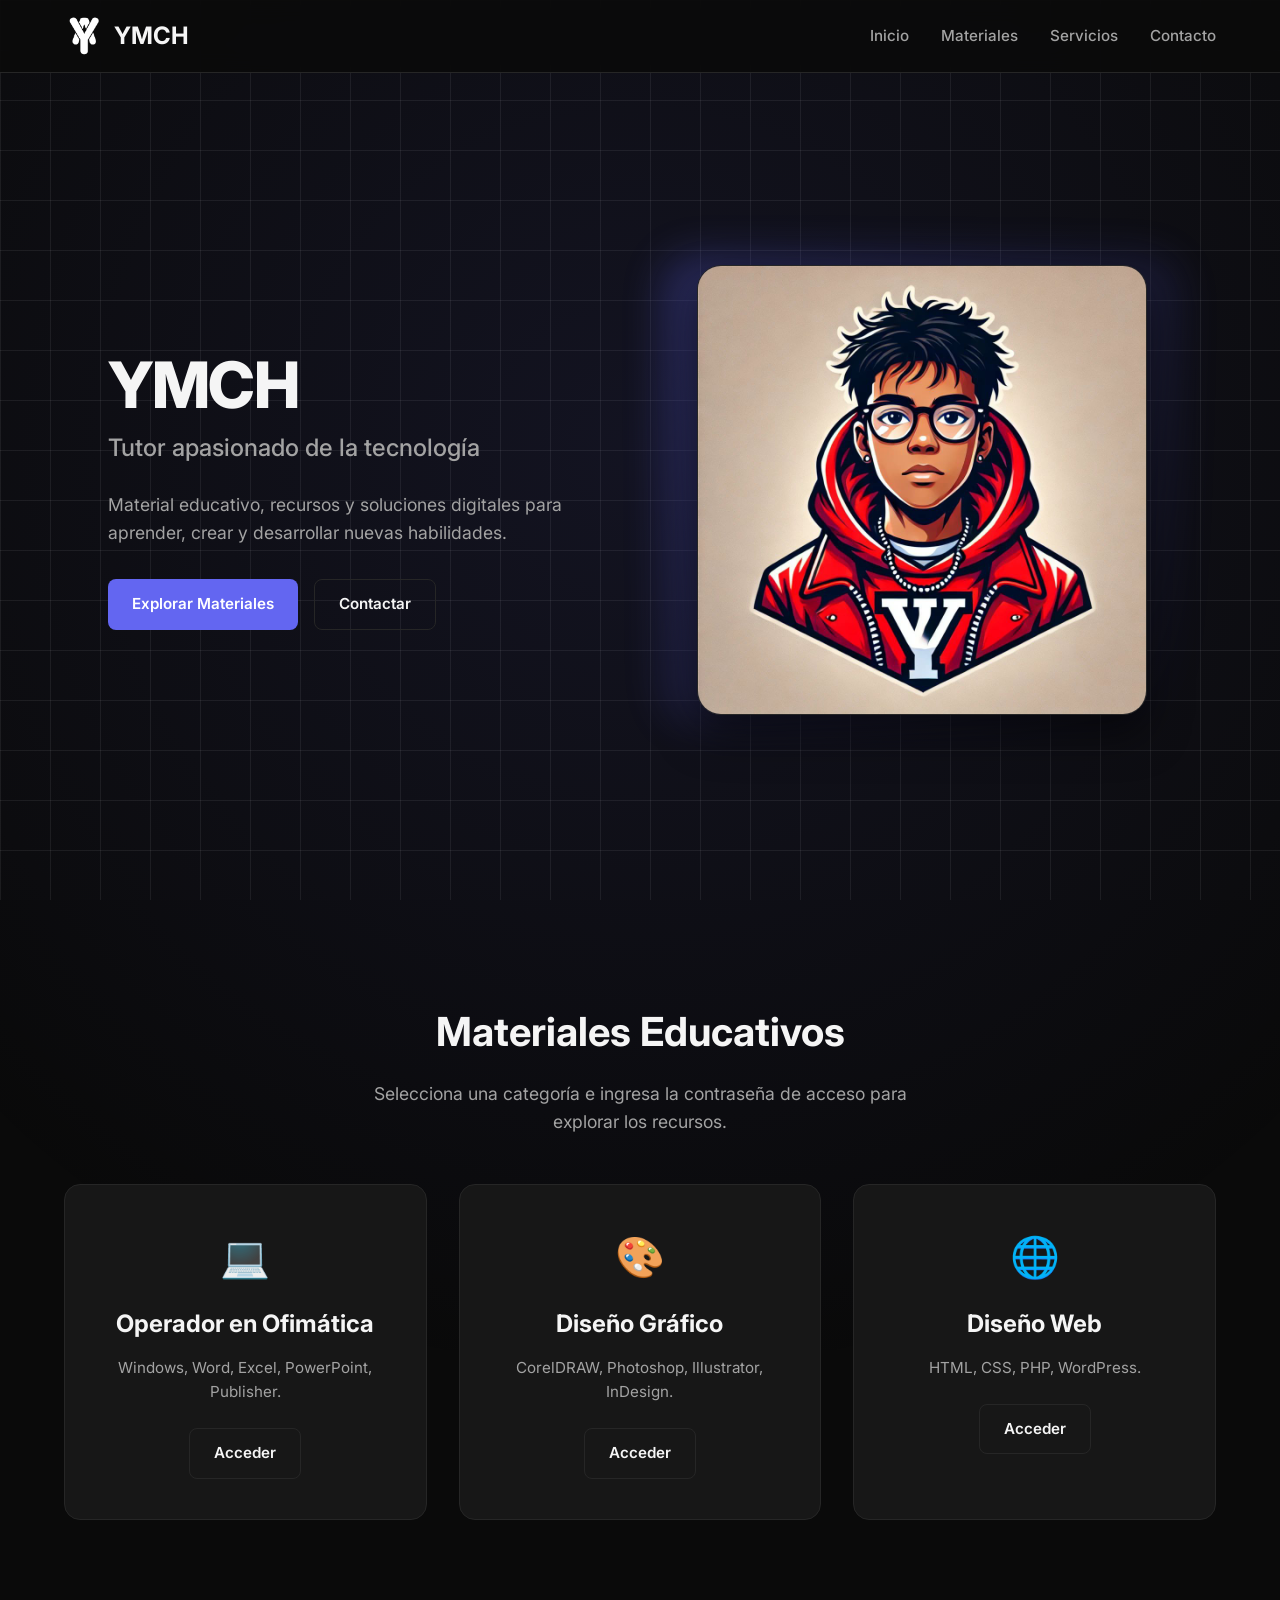
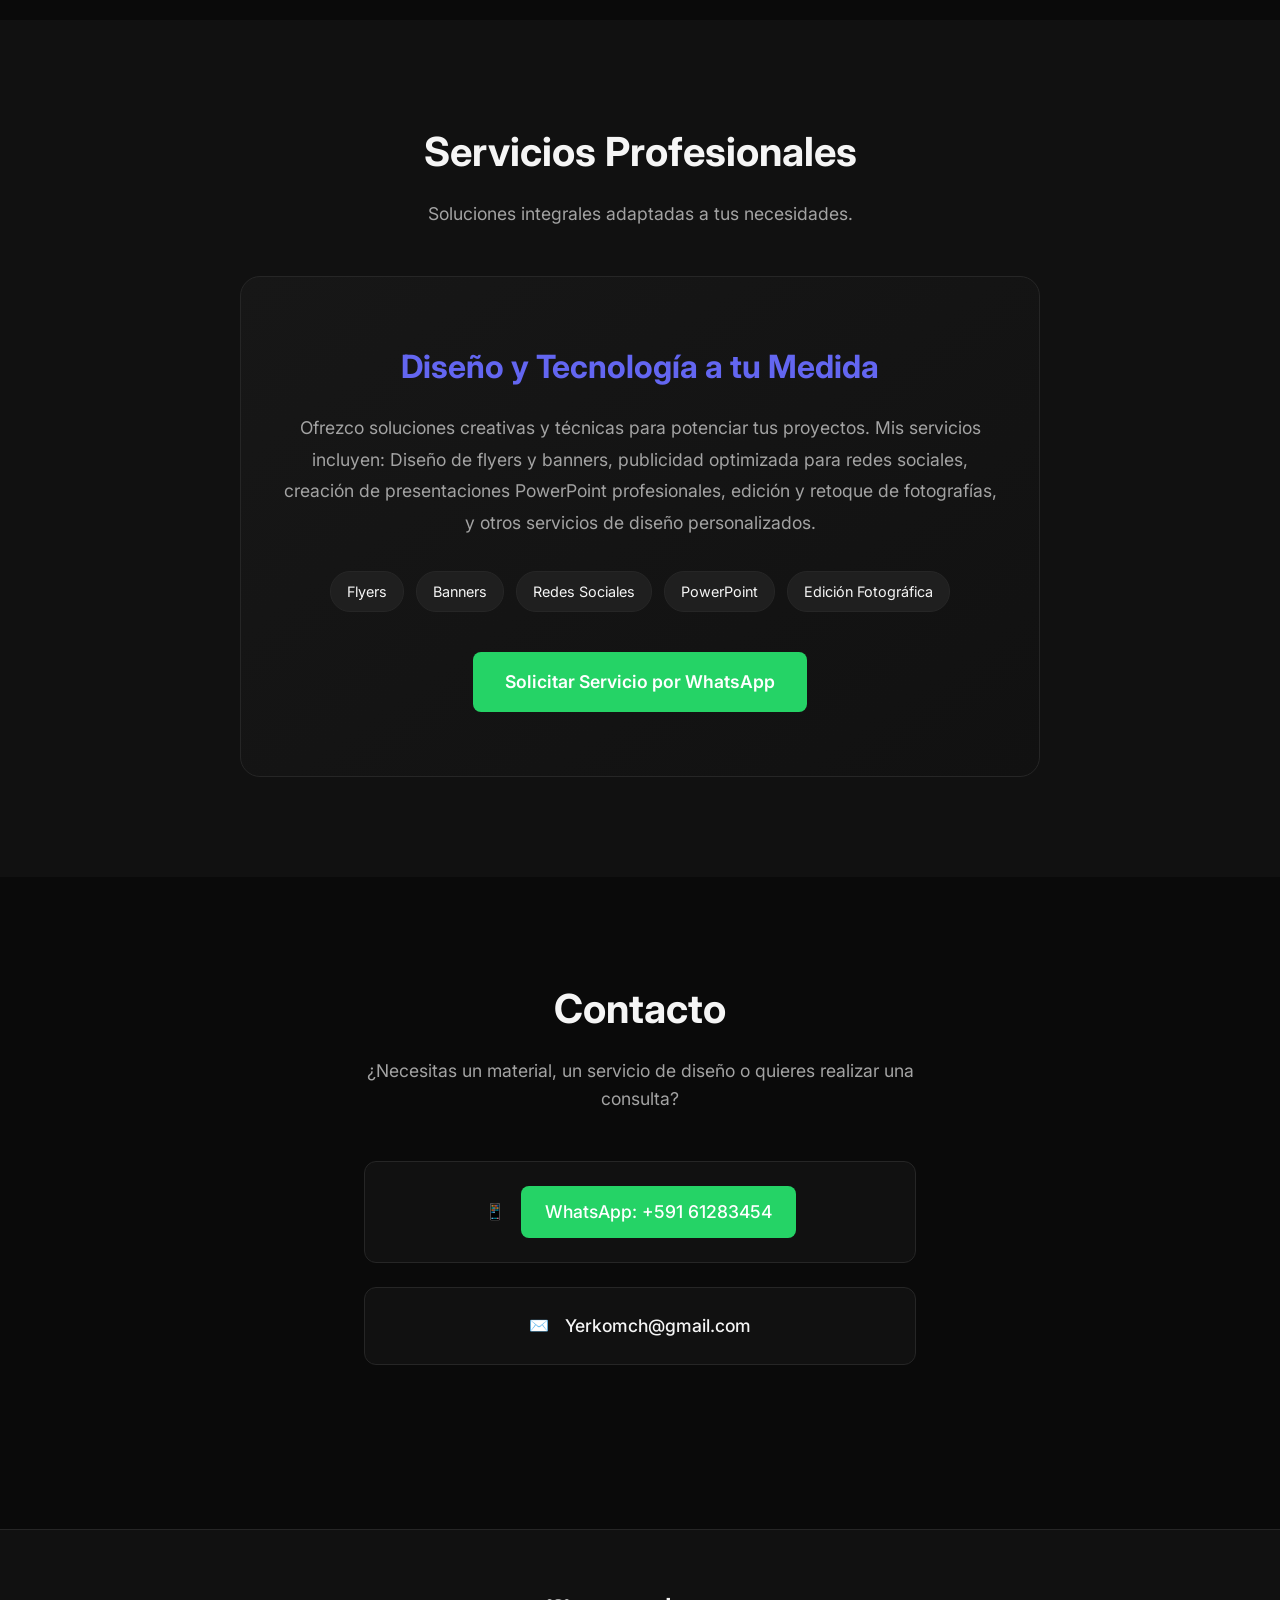
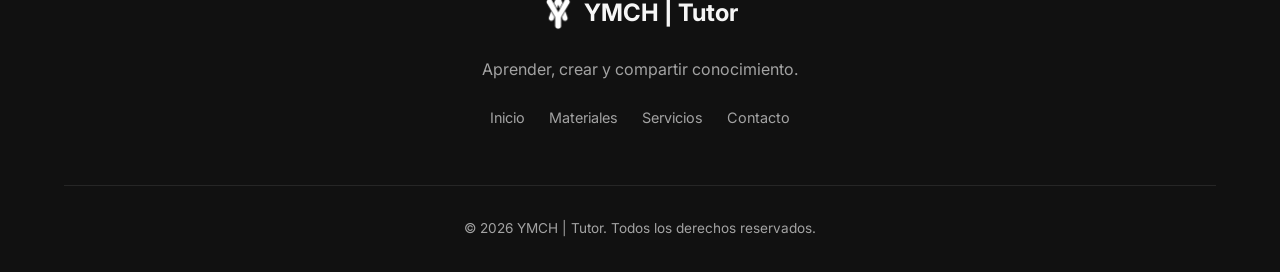
<file: index.html>
<!DOCTYPE html>
<html lang="es">
<head>
    <meta charset="UTF-8">
    <meta name="viewport" content="width=device-width, initial-scale=1.0">
    <meta name="description" content="Material educativo y servicios de diseño y tecnología.">
    <title>YMCH | Tutor</title>
    <link rel="stylesheet" href="css/style.css">
</head>
<body>
    <!-- FONDO ANIMADO TECNOLÓGICO -->
    <div class="tech-bg"></div>

    <nav class="navbar">
        <div class="container nav-container">
            <a href="index.html" class="nav-logo">
                <img src="assets/images/logo.png" alt="YMCH Logo" onerror="this.style.display='none'">
                <span>YMCH</span>
            </a>
            <button class="hamburger" aria-label="Menú"><span></span><span></span><span></span></button>
            <ul class="nav-links">
                <li><a href="index.html">Inicio</a></li>
                <li><a href="#materiales">Materiales</a></li>
                <li><a href="#servicios">Servicios</a></li>
                <li><a href="#contacto">Contacto</a></li>
            </ul>
        </div>
    </nav>

    <header class="hero">
        <div class="container hero-content">
            <div class="hero-text fade-in">
                <h1><span class="dynamic-name">YMCH</span></h1>
                <h2 class="dynamic-title">Tutor apasionado de la tecnología</h2>
                <p class="dynamic-subtitle">Material educativo, recursos y soluciones digitales para aprender, crear y desarrollar nuevas habilidades.</p>
                <div class="hero-buttons">
                    <a href="#materiales" class="btn btn-primary">Explorar Materiales</a>
                    <a href="#contacto" class="btn btn-secondary">Contactar</a>
                </div>
            </div>
            <div class="hero-image fade-in">
                <img src="assets/images/perfil.png" alt="YMCH Tutor" onerror="this.src='https://via.placeholder.com/450x500/171717/6366F1?text=Tu+Imagen'">
            </div>
        </div>
    </header>

    <!-- SECCIÓN DE ACCESO A MATERIALES POR CONTRASEÑA -->
    <section id="materiales" class="section">
        <div class="container">
            <h2 class="section-title fade-in">Materiales Educativos</h2>
            <p class="section-subtitle fade-in">Selecciona una categoría e ingresa la contraseña de acceso para explorar los recursos.</p>
            
            <div class="categories-grid">
                <!-- OFIMÁTICA -->
                <div class="category-card fade-in" onclick="accederCategoria('Ofimática', 'Ymch_OO', 'ofimatica.html')">
                    <div class="category-icon">💻</div>
                    <h3>Operador en Ofimática</h3>
                    <p>Windows, Word, Excel, PowerPoint, Publisher.</p>
                    <span class="btn btn-secondary">Acceder</span>
                </div>

                <!-- DISEÑO GRÁFICO -->
                <div class="category-card fade-in" onclick="accederCategoria('Diseño Gráfico', 'Ymch_DG', 'diseno.html')">
                    <div class="category-icon">🎨</div>
                    <h3>Diseño Gráfico</h3>
                    <p>CorelDRAW, Photoshop, Illustrator, InDesign.</p>
                    <span class="btn btn-secondary">Acceder</span>
                </div>

                <!-- DISEÑO WEB -->
                <div class="category-card fade-in" onclick="accederCategoria('Diseño Web', 'Ymch_DW', 'web.html')">
                    <div class="category-icon">🌐</div>
                    <h3>Diseño Web</h3>
                    <p>HTML, CSS, PHP, WordPress.</p>
                    <span class="btn btn-secondary">Acceder</span>
                </div>
            </div>
        </div>
    </section>

    <!-- SECCIÓN DE SERVICIOS UNIFICADA -->
    <section id="servicios" class="section" style="background-color: var(--bg-secondary);">
        <div class="container">
            <h2 class="section-title fade-in">Servicios Profesionales</h2>
            <p class="section-subtitle fade-in">Soluciones integrales adaptadas a tus necesidades.</p>
            
            <div class="service-unified-card fade-in">
                <h3>Diseño y Tecnología a tu Medida</h3>
                <p>Ofrezco soluciones creativas y técnicas para potenciar tus proyectos. Mis servicios incluyen: Diseño de flyers y banners, publicidad optimizada para redes sociales, creación de presentaciones PowerPoint profesionales, edición y retoque de fotografías, y otros servicios de diseño personalizados.</p>
                
                <div class="service-list">
                    <span class="service-tag">Flyers</span>
                    <span class="service-tag">Banners</span>
                    <span class="service-tag">Redes Sociales</span>
                    <span class="service-tag">PowerPoint</span>
                    <span class="service-tag">Edición Fotográfica</span>
                </div>

                <a href="#" class="btn btn-whatsapp" data-wa-context="servicio-general" style="font-size: 1.1rem; padding: 16px 32px;">
                    Solicitar Servicio por WhatsApp
                </a>
            </div>
        </div>
    </section>

    <section id="contacto" class="section">
        <div class="container contact-container">
            <h2 class="section-title fade-in">Contacto</h2>
            <p class="section-subtitle fade-in">¿Necesitas un material, un servicio de diseño o quieres realizar una consulta?</p>
            
            <div class="contact-info fade-in">
                <div class="contact-item">
                    <span>📱</span>
                    <a href="#" class="btn btn-whatsapp" data-wa-context="consulta">WhatsApp: +591 61283454</a>
                </div>
                <div class="contact-item">
                    <span>✉️</span>
                    <a href="mailto:Yerkomch@gmail.com">Yerkomch@gmail.com</a>
                </div>
            </div>
        </div>
    </section>

    <footer class="footer">
        <div class="container footer-content">
            <div class="footer-logo">
                <img src="assets/images/logo.png" alt="YMCH Logo" onerror="this.style.display='none'">
                <span>YMCH | Tutor</span>
            </div>
            <p style="color: var(--text-secondary); max-width: 400px;">Aprender, crear y compartir conocimiento.</p>
            <div class="footer-links">
                <a href="index.html">Inicio</a>
                <a href="#materiales">Materiales</a>
                <a href="#servicios">Servicios</a>
                <a href="#contacto">Contacto</a>
            </div>
            <div class="footer-bottom">
                <p>&copy; 2026 YMCH | Tutor. Todos los derechos reservados.</p>
            </div>
        </div>
    </footer>

    <script src="js/config.js"></script>
    <script src="js/materiales.js"></script>
    <script src="js/main.js"></script>
</body>
</html>
</file>
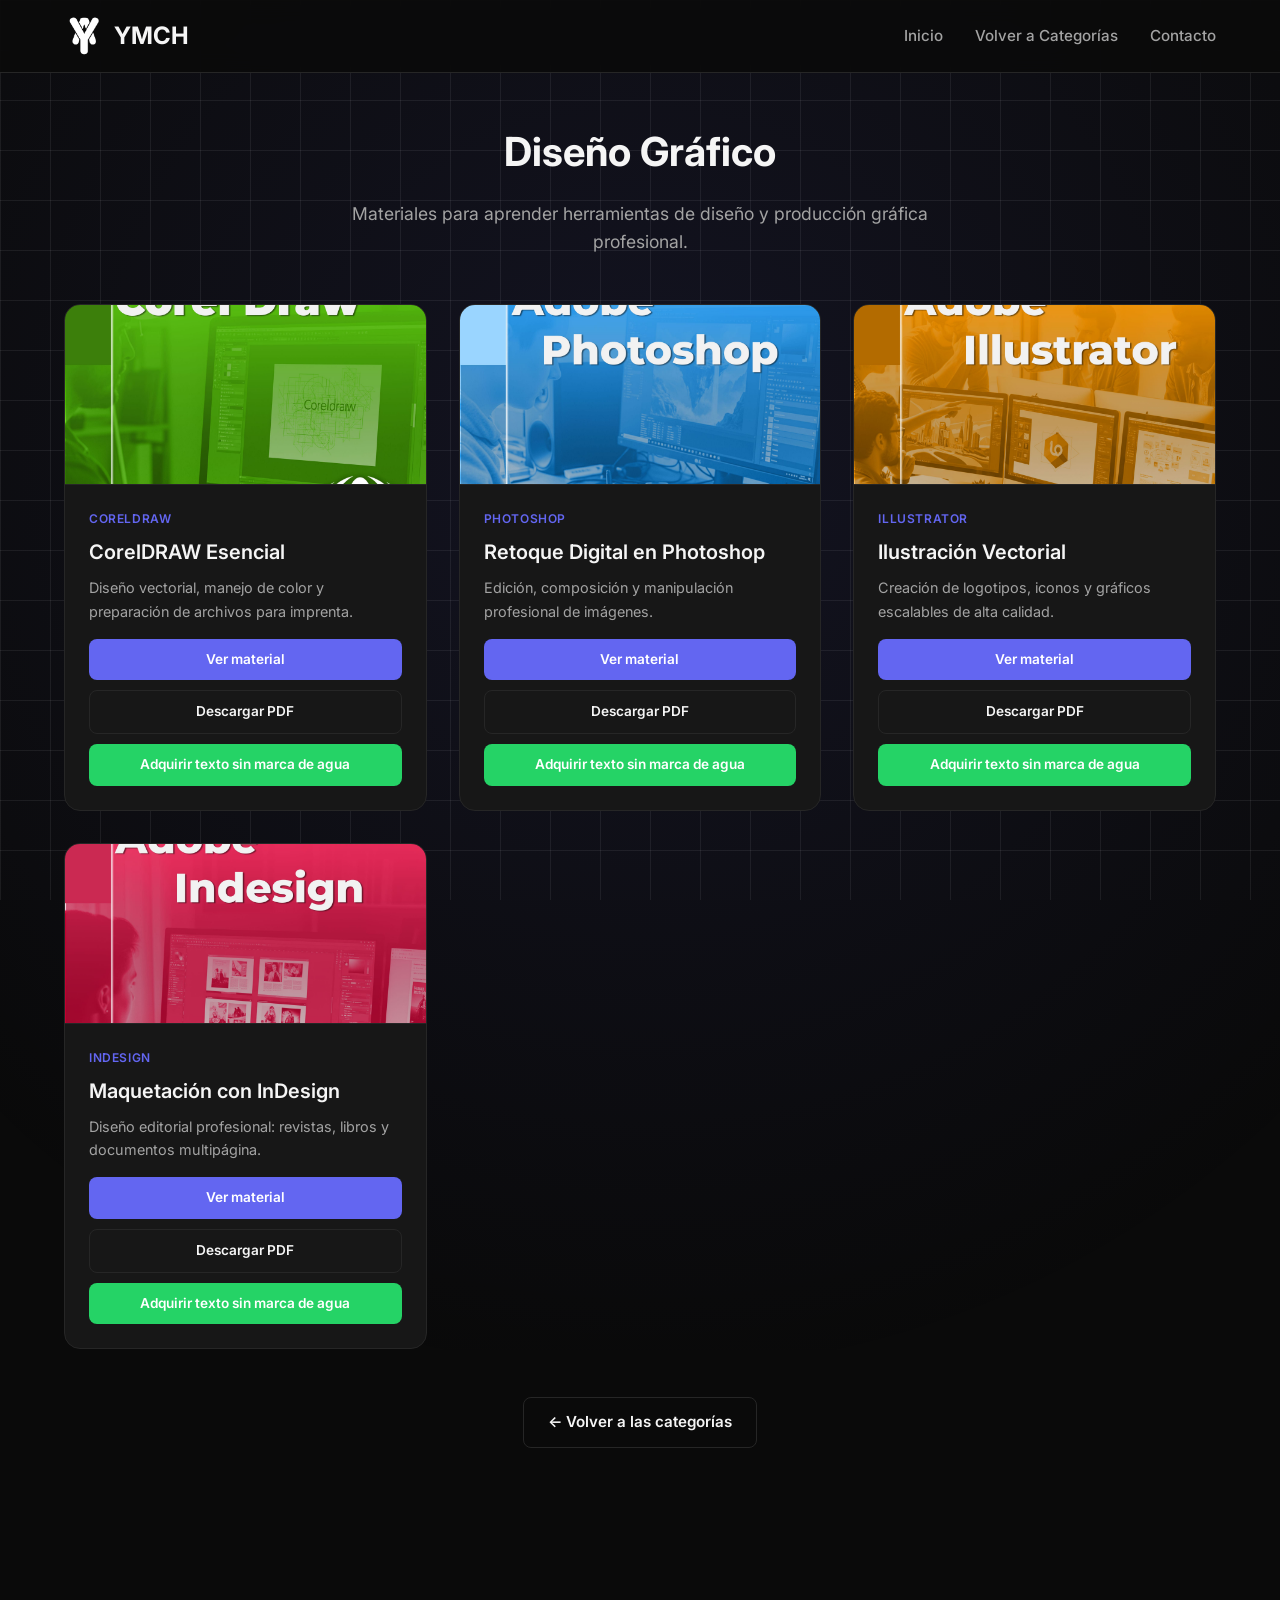
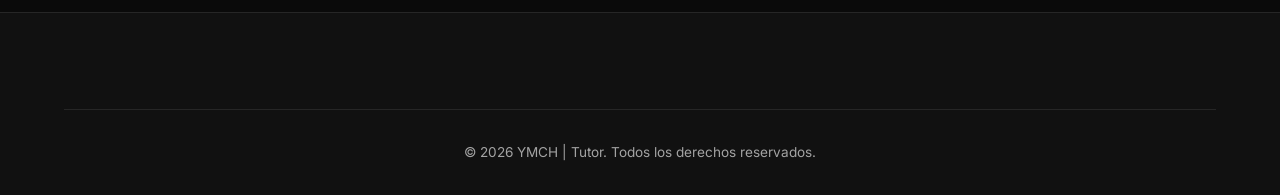
<file: diseno.html>
<!DOCTYPE html>
<html lang="es">
<head>
    <meta charset="UTF-8">
    <meta name="viewport" content="width=device-width, initial-scale=1.0">
    <title>YMCH | Diseño Gráfico</title>
    <link rel="stylesheet" href="css/style.css">
</head>
<body>
    <div class="tech-bg"></div>

    <nav class="navbar">
        <div class="container nav-container">
            <a href="index.html" class="nav-logo">
                <img src="assets/images/logo.png" alt="YMCH Logo" onerror="this.style.display='none'">
                <span>YMCH</span>
            </a>
            <button class="hamburger" aria-label="Menú"><span></span><span></span><span></span></button>
            <ul class="nav-links">
                <li><a href="index.html">Inicio</a></li>
                <li><a href="index.html#materiales">Volver a Categorías</a></li>
                <li><a href="index.html#contacto">Contacto</a></li>
            </ul>
        </div>
    </nav>

    <section class="section" style="padding-top: 120px;">
        <div class="container">
            <h2 class="section-title fade-in">Diseño Gráfico</h2>
            <p class="section-subtitle fade-in">Materiales para aprender herramientas de diseño y producción gráfica profesional.</p>
            
            <div id="category-materials-grid" class="materials-grid" data-category="diseno-grafico"></div>
            
            <div style="text-align: center; margin-top: 48px;">
                <a href="index.html#materiales" class="btn btn-secondary">← Volver a las categorías</a>
            </div>
        </div>
    </section>

    <footer class="footer">
        <div class="container footer-content">
            <div class="footer-bottom">
                <p>&copy; 2026 YMCH | Tutor. Todos los derechos reservados.</p>
            </div>
        </div>
    </footer>

    <script src="js/config.js"></script>
    <script src="js/materiales.js"></script>
    <script src="js/main.js"></script>
</body>
</html>
</file>
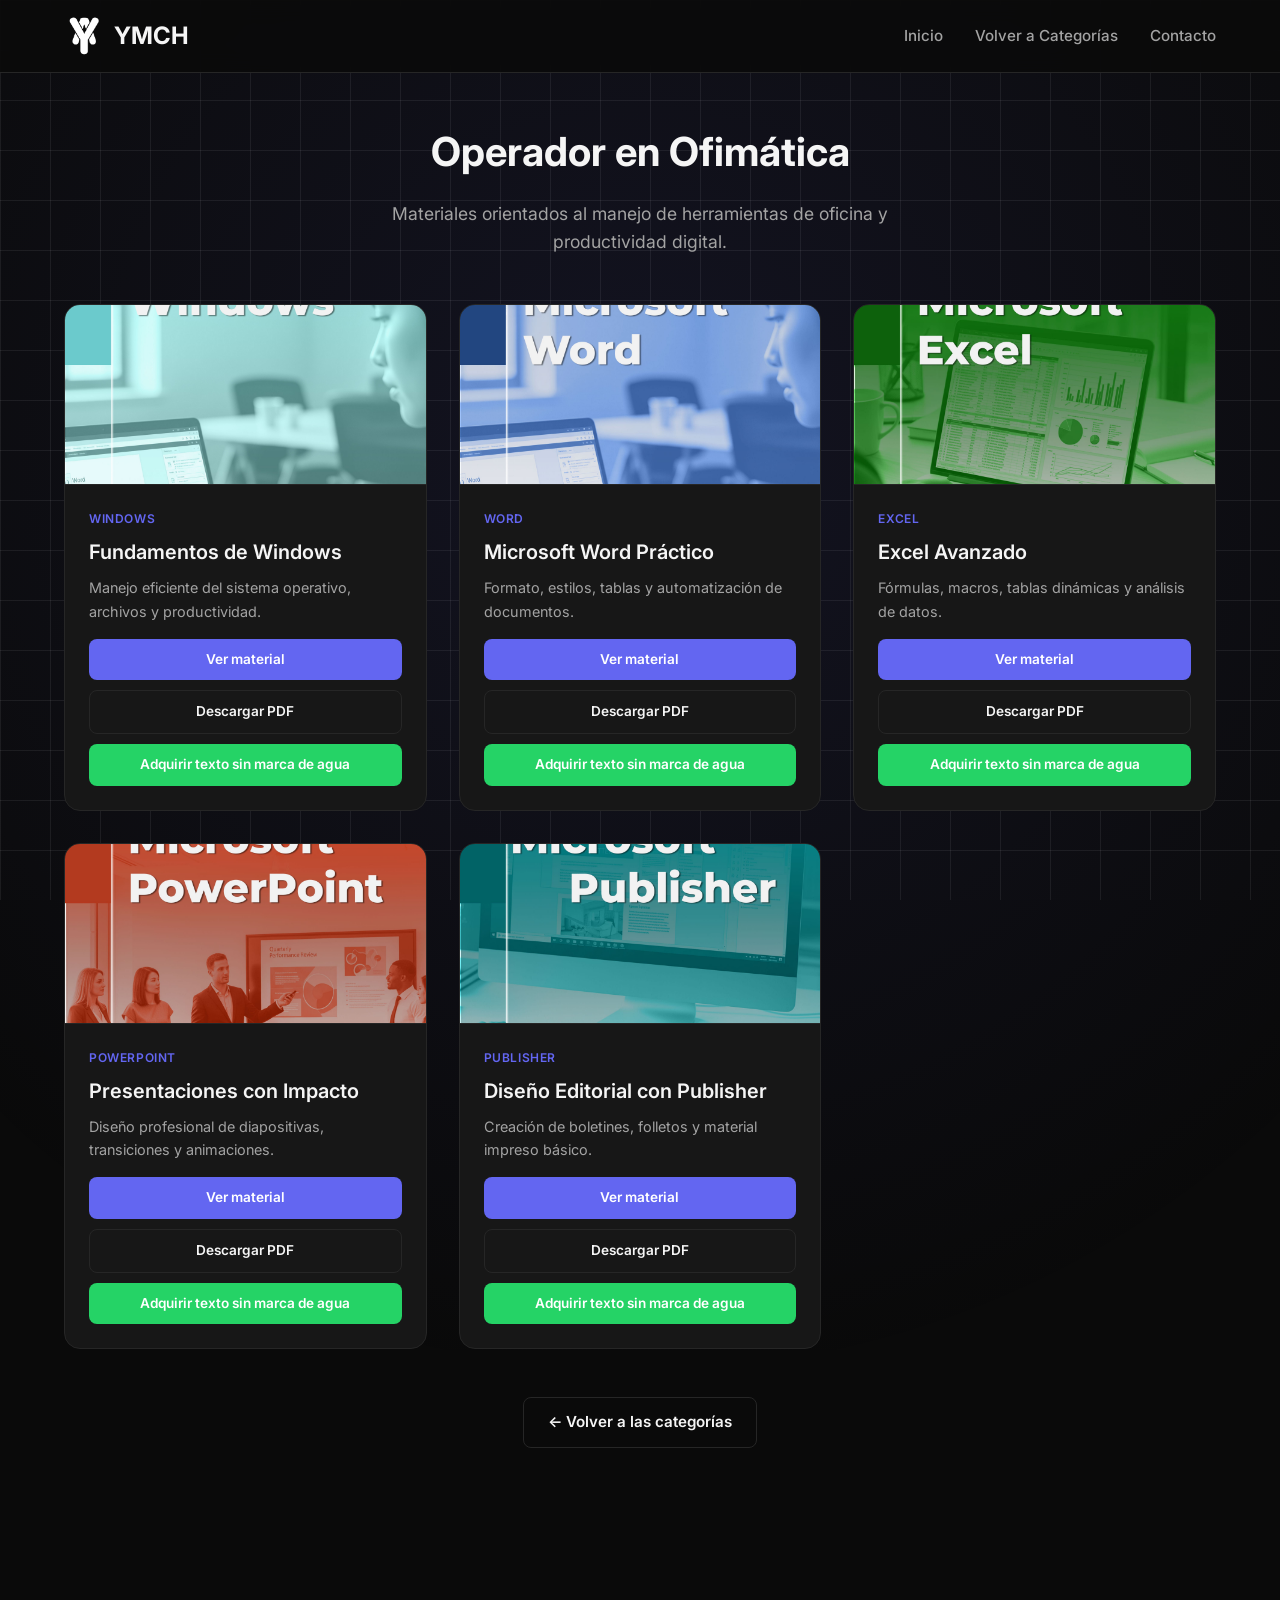
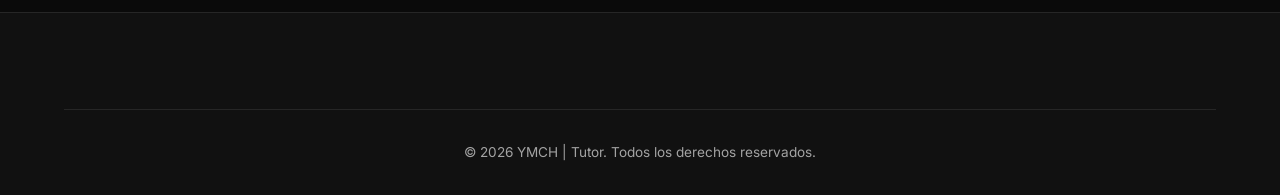
<file: ofimatica.html>
<!DOCTYPE html>
<html lang="es">
<head>
    <meta charset="UTF-8">
    <meta name="viewport" content="width=device-width, initial-scale=1.0">
    <title>YMCH | Operador en Ofimática</title>
    <link rel="stylesheet" href="css/style.css">
</head>
<body>
    <div class="tech-bg"></div>

    <nav class="navbar">
        <div class="container nav-container">
            <a href="index.html" class="nav-logo">
                <img src="assets/images/logo.png" alt="YMCH Logo" onerror="this.style.display='none'">
                <span>YMCH</span>
            </a>
            <button class="hamburger" aria-label="Menú"><span></span><span></span><span></span></button>
            <ul class="nav-links">
                <li><a href="index.html">Inicio</a></li>
                <li><a href="index.html#materiales">Volver a Categorías</a></li>
                <li><a href="index.html#contacto">Contacto</a></li>
            </ul>
        </div>
    </nav>

    <section class="section" style="padding-top: 120px;">
        <div class="container">
            <h2 class="section-title fade-in">Operador en Ofimática</h2>
            <p class="section-subtitle fade-in">Materiales orientados al manejo de herramientas de oficina y productividad digital.</p>
            
            <div id="category-materials-grid" class="materials-grid" data-category="ofimatica"></div>
            
            <div style="text-align: center; margin-top: 48px;">
                <a href="index.html#materiales" class="btn btn-secondary">← Volver a las categorías</a>
            </div>
        </div>
    </section>

    <footer class="footer">
        <div class="container footer-content">
            <div class="footer-bottom">
                <p>&copy; 2026 YMCH | Tutor. Todos los derechos reservados.</p>
            </div>
        </div>
    </footer>

    <script src="js/config.js"></script>
    <script src="js/materiales.js"></script>
    <script src="js/main.js"></script>
</body>
</html>
</file>
<file: css/style.css>
@import url('https://fonts.googleapis.com/css2?family=Inter:wght@300;400;500;600;700&display=swap');

:root {
    --bg-primary: #0A0A0A;
    --bg-secondary: #111111;
    --bg-card: #171717;
    --bg-hover: #1F1F1F;
    --border-color: #262626;
    --text-primary: #F5F5F5;
    --text-secondary: #A3A3A3;
    --accent: #6366F1;
    --accent-hover: #4F46E5;
    --font-main: 'Inter', sans-serif;
    --transition: all 0.3s cubic-bezier(0.4, 0, 0.2, 1);
}

* { margin: 0; padding: 0; box-sizing: border-box; }
html { scroll-behavior: smooth; }
body {
    font-family: var(--font-main);
    background-color: var(--bg-primary);
    color: var(--text-primary);
    line-height: 1.6;
    overflow-x: hidden;
    position: relative;
}

/* FONDO TECNOLÓGICO ANIMADO MEJORADO Y MÁS NOTORIO */
.tech-bg {
    position: fixed;
    top: 0; left: 0; width: 100%; height: 100%;
    z-index: -1;
    background-color: #0A0A0A;
    /* Líneas de cuadrícula más visibles pero elegantes */
    background-image: 
        linear-gradient(rgba(255, 255, 255, 0.07) 1px, transparent 1px),
        linear-gradient(90deg, rgba(255, 255, 255, 0.07) 1px, transparent 1px);
    background-size: 50px 50px;
    animation: moveGrid 30s linear infinite;
}

/* Brillo ambiental sutil que se mueve para dar sensación de "vivo" */
.tech-bg::before {
    content: '';
    position: absolute;
    top: -50%; left: -50%; width: 200%; height: 200%;
    background: radial-gradient(circle, rgba(99, 102, 241, 0.1) 0%, transparent 60%);
    animation: rotateGlow 25s linear infinite;
    pointer-events: none;
}

@keyframes moveGrid {
    0% { background-position: 0 0; }
    100% { background-position: 50px 50px; }
}

@keyframes rotateGlow {
    0% { transform: rotate(0deg); }
    100% { transform: rotate(360deg); }
}

a { text-decoration: none; color: inherit; }
ul { list-style: none; }
img { max-width: 100%; display: block; }

.container { max-width: 1200px; margin: 0 auto; padding: 0 24px; }
.section { padding: 100px 0; }

.section-title { font-size: 2.5rem; font-weight: 700; margin-bottom: 16px; text-align: center; }
.section-subtitle { color: var(--text-secondary); text-align: center; max-width: 600px; margin: 0 auto 48px auto; font-size: 1.1rem; }

.btn {
    display: inline-flex; align-items: center; justify-content: center;
    padding: 12px 24px; border-radius: 8px; font-weight: 600; font-size: 0.95rem;
    transition: var(--transition); cursor: pointer; border: none; gap: 8px;
}
.btn-primary { background-color: var(--accent); color: white; }
.btn-primary:hover { background-color: var(--accent-hover); transform: translateY(-2px); }
.btn-secondary { background-color: transparent; border: 1px solid var(--border-color); color: var(--text-primary); }
.btn-secondary:hover { background-color: var(--bg-hover); border-color: var(--text-secondary); }
.btn-whatsapp { background-color: #25D366; color: white; }
.btn-whatsapp:hover { background-color: #128C7E; transform: translateY(-2px); }

/* Navegación */
.navbar {
    position: fixed; top: 0; width: 100%; background-color: rgba(10, 10, 10, 0.9);
    backdrop-filter: blur(12px); border-bottom: 1px solid var(--border-color);
    z-index: 1000; padding: 16px 0;
}
.nav-container { display: flex; justify-content: space-between; align-items: center; }
.nav-logo { font-size: 1.5rem; font-weight: 700; display: flex; align-items: center; gap: 10px; }
.nav-logo img { height: 40px; width: auto; }
.nav-links { display: flex; gap: 32px; }
.nav-links a { color: var(--text-secondary); font-weight: 500; transition: var(--transition); font-size: 0.95rem; }
.nav-links a:hover { color: var(--text-primary); }
.hamburger { display: none; flex-direction: column; gap: 5px; cursor: pointer; background: none; border: none; }
.hamburger span { width: 25px; height: 2px; background-color: var(--text-primary); transition: var(--transition); }

/* Hero Section */
.hero { min-height: 100vh; display: flex; align-items: center; padding-top: 80px; }
.hero-content { display: grid; grid-template-columns: 1fr 1fr; gap: 64px; align-items: center; }
.hero-text h1 { font-size: 4rem; font-weight: 800; line-height: 1.1; margin-bottom: 8px; letter-spacing: -0.02em; }
.hero-text .highlight { color: var(--accent); }
.hero-text h2 { font-size: 1.5rem; font-weight: 500; color: var(--text-secondary); margin-bottom: 24px; }
.hero-text p { color: var(--text-secondary); font-size: 1.1rem; margin-bottom: 32px; max-width: 500px; }
.hero-buttons { display: flex; gap: 16px; flex-wrap: wrap; }
.hero-image { position: relative; display: flex; justify-content: center; }
.hero-image img {
    width: 100%; max-width: 450px; border-radius: 24px; border: 1px solid var(--border-color);
    box-shadow: 0 20px 40px rgba(0, 0, 0, 0.5); position: relative; z-index: 2;
}
.hero-image::after {
    content: ''; position: absolute; inset: -10px; border-radius: 32px;
    background: linear-gradient(135deg, var(--accent), transparent);
    opacity: 0.3; z-index: 1; filter: blur(20px);
}

/* SECCIÓN ACCESO A MATERIALES */
.categories-grid { display: grid; grid-template-columns: repeat(auto-fit, minmax(300px, 1fr)); gap: 32px; }
.category-card {
    background-color: var(--bg-card); border: 1px solid var(--border-color);
    border-radius: 16px; padding: 40px 32px; text-align: center;
    transition: var(--transition); cursor: pointer; position: relative; overflow: hidden;
}
.category-card:hover { transform: translateY(-5px); border-color: var(--accent); box-shadow: 0 15px 30px rgba(99, 102, 241, 0.15); }
.category-card::before {
    content: ''; position: absolute; top: 0; left: 0; width: 100%; height: 4px;
    background: var(--accent); transform: scaleX(0); transform-origin: left; transition: transform 0.4s ease;
}
.category-card:hover::before { transform: scaleX(1); }
.category-icon { font-size: 2.5rem; margin-bottom: 16px; }
.category-card h3 { font-size: 1.5rem; margin-bottom: 12px; }
.category-card p { color: var(--text-secondary); font-size: 0.95rem; margin-bottom: 24px; }

/* SERVICIOS UNIFICADOS */
.service-unified-card {
    background: linear-gradient(145deg, var(--bg-card), var(--bg-secondary));
    border: 1px solid var(--border-color); border-radius: 20px;
    padding: 64px 40px; text-align: center; max-width: 800px; margin: 0 auto;
    transition: var(--transition);
}
.service-unified-card:hover { border-color: var(--accent); }
.service-unified-card h3 { font-size: 2rem; margin-bottom: 20px; color: var(--accent); }
.service-unified-card p { color: var(--text-secondary); font-size: 1.1rem; margin-bottom: 32px; line-height: 1.8; }
.service-list { display: flex; flex-wrap: wrap; justify-content: center; gap: 12px; margin-bottom: 40px; }
.service-tag { background-color: var(--bg-hover); border: 1px solid var(--border-color); padding: 8px 16px; border-radius: 20px; font-size: 0.9rem; color: var(--text-primary); }

/* TARJETAS DE MATERIALES */
.materials-grid { display: grid; grid-template-columns: repeat(auto-fill, minmax(300px, 1fr)); gap: 32px; }
.material-card {
    background-color: var(--bg-card); border: 1px solid var(--border-color);
    border-radius: 16px; overflow: hidden; transition: var(--transition);
    display: flex; flex-direction: column;
}
.material-card:hover { transform: translateY(-4px); border-color: var(--accent); }
.card-image { width: 100%; height: 180px; object-fit: cover; border-bottom: 1px solid var(--border-color); }
.card-content { padding: 24px; flex-grow: 1; display: flex; flex-direction: column; }
.card-category { font-size: 0.75rem; text-transform: uppercase; letter-spacing: 0.05em; color: var(--accent); font-weight: 600; margin-bottom: 8px; }
.card-title { font-size: 1.25rem; font-weight: 600; margin-bottom: 8px; }
.card-desc { font-size: 0.9rem; color: var(--text-secondary); margin-bottom: 16px; flex-grow: 1; }
.card-actions { display: flex; flex-direction: column; gap: 10px; }
.card-actions .btn { width: 100%; font-size: 0.85rem; padding: 10px; }

/* Contacto y Footer */
.contact-container { max-width: 600px; margin: 0 auto; text-align: center; }
.contact-info { display: flex; flex-direction: column; gap: 24px; margin-top: 48px; }
.contact-item {
    display: flex; align-items: center; justify-content: center; gap: 16px;
    padding: 24px; background-color: var(--bg-secondary); border: 1px solid var(--border-color);
    border-radius: 12px; transition: var(--transition);
}
.contact-item:hover { border-color: var(--accent); }
.contact-item a { font-size: 1.1rem; font-weight: 500; }

.footer { background-color: var(--bg-secondary); border-top: 1px solid var(--border-color); padding: 64px 0 32px 0; margin-top: 64px; }
.footer-content { display: flex; flex-direction: column; align-items: center; text-align: center; gap: 24px; }
.footer-logo { font-size: 1.5rem; font-weight: 700; display: flex; align-items: center; gap: 10px; }
.footer-logo img { height: 32px; }
.footer-links { display: flex; gap: 24px; flex-wrap: wrap; justify-content: center; }
.footer-links a { color: var(--text-secondary); font-size: 0.9rem; transition: var(--transition); }
.footer-links a:hover { color: var(--accent); }
.footer-bottom { margin-top: 32px; padding-top: 32px; border-top: 1px solid var(--border-color); color: var(--text-secondary); font-size: 0.85rem; width: 100%; text-align: center; }

/* Animaciones */
.fade-in { opacity: 0; transform: translateY(20px); transition: opacity 0.6s ease-out, transform 0.6s ease-out; }
.fade-in.visible { opacity: 1; transform: translateY(0); }

/* Responsive */
@media (max-width: 968px) {
    .hero-content { grid-template-columns: 1fr; text-align: center; gap: 48px; }
    .hero-text p { margin: 0 auto 32px auto; }
    .hero-buttons { justify-content: center; }
    .hero-image { order: -1; }
    .hero-image img { max-width: 350px; }
    .hero-text h1 { font-size: 3rem; }
}
@media (max-width: 768px) {
    .nav-links {
        position: fixed; top: 72px; left: 0; width: 100%; background-color: var(--bg-secondary);
        flex-direction: column; align-items: center; padding: 32px 0; gap: 24px;
        border-bottom: 1px solid var(--border-color); transform: translateY(-150%);
        transition: transform 0.3s ease-in-out;
    }
    .nav-links.active { transform: translateY(0); }
    .hamburger { display: flex; }
    .hero-text h1 { font-size: 2.5rem; }
    .section-title { font-size: 2rem; }
}
</file>
